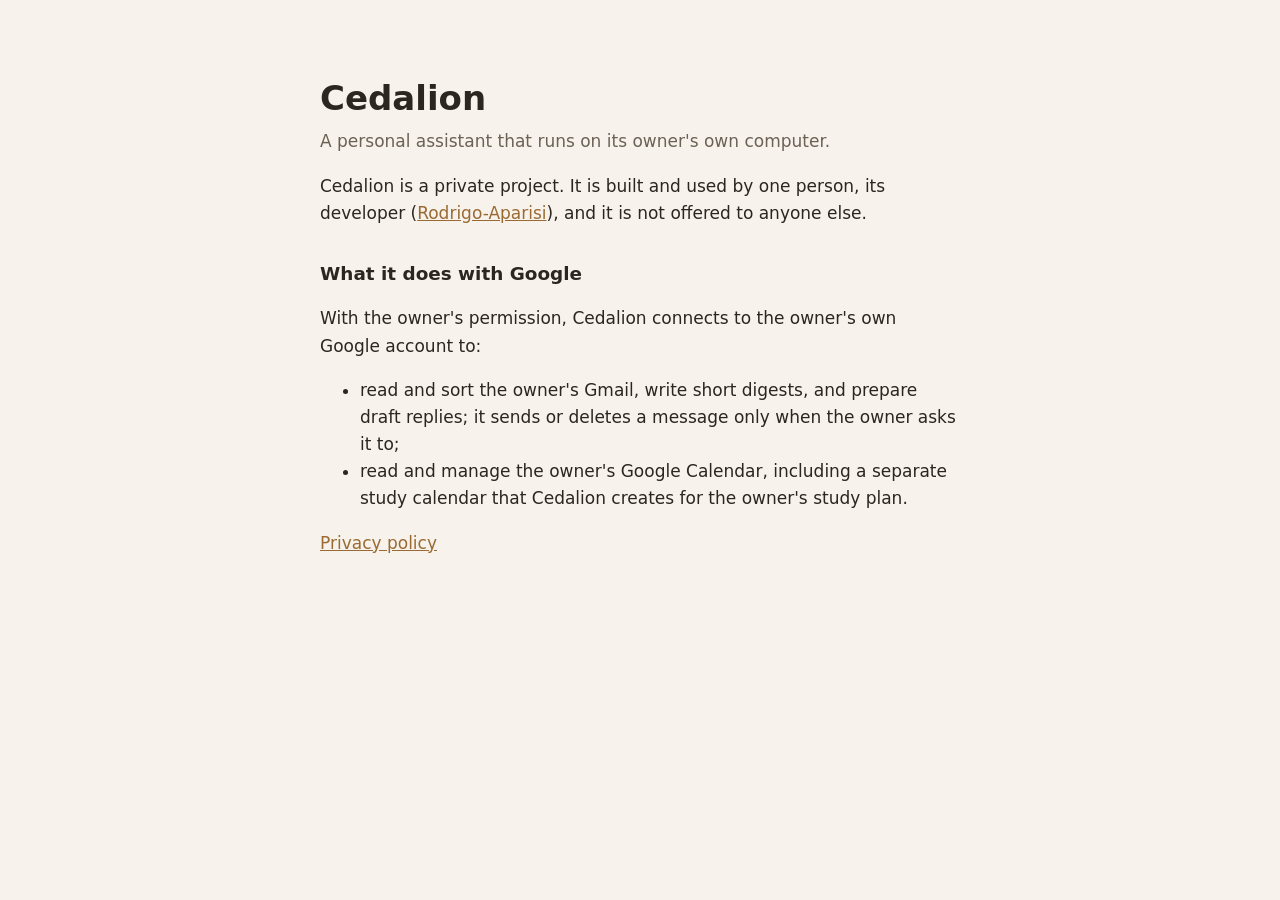
<file: index.html>
<!doctype html>
<html lang="en">
<head>
<meta charset="utf-8">
<meta name="viewport" content="width=device-width, initial-scale=1">
<title>Cedalion</title>
<link rel="stylesheet" href="style.css">
</head>
<body>
<main>
<h1>Cedalion</h1>
<p class="lead">A personal assistant that runs on its owner's own computer.</p>

<p>Cedalion is a private project. It is built and used by one person, its developer
(<a href="https://github.com/Rodrigo-Aparisi">Rodrigo-Aparisi</a>), and it is not offered to anyone else.</p>

<h2>What it does with Google</h2>
<p>With the owner's permission, Cedalion connects to the owner's own Google account to:</p>
<ul>
<li>read and sort the owner's Gmail, write short digests, and prepare draft replies; it sends or deletes a message only when the owner asks it to;</li>
<li>read and manage the owner's Google Calendar, including a separate study calendar that Cedalion creates for the owner's study plan.</li>
</ul>

<p><a href="privacy.html">Privacy policy</a></p>
</main>
</body>
</html>
</file>
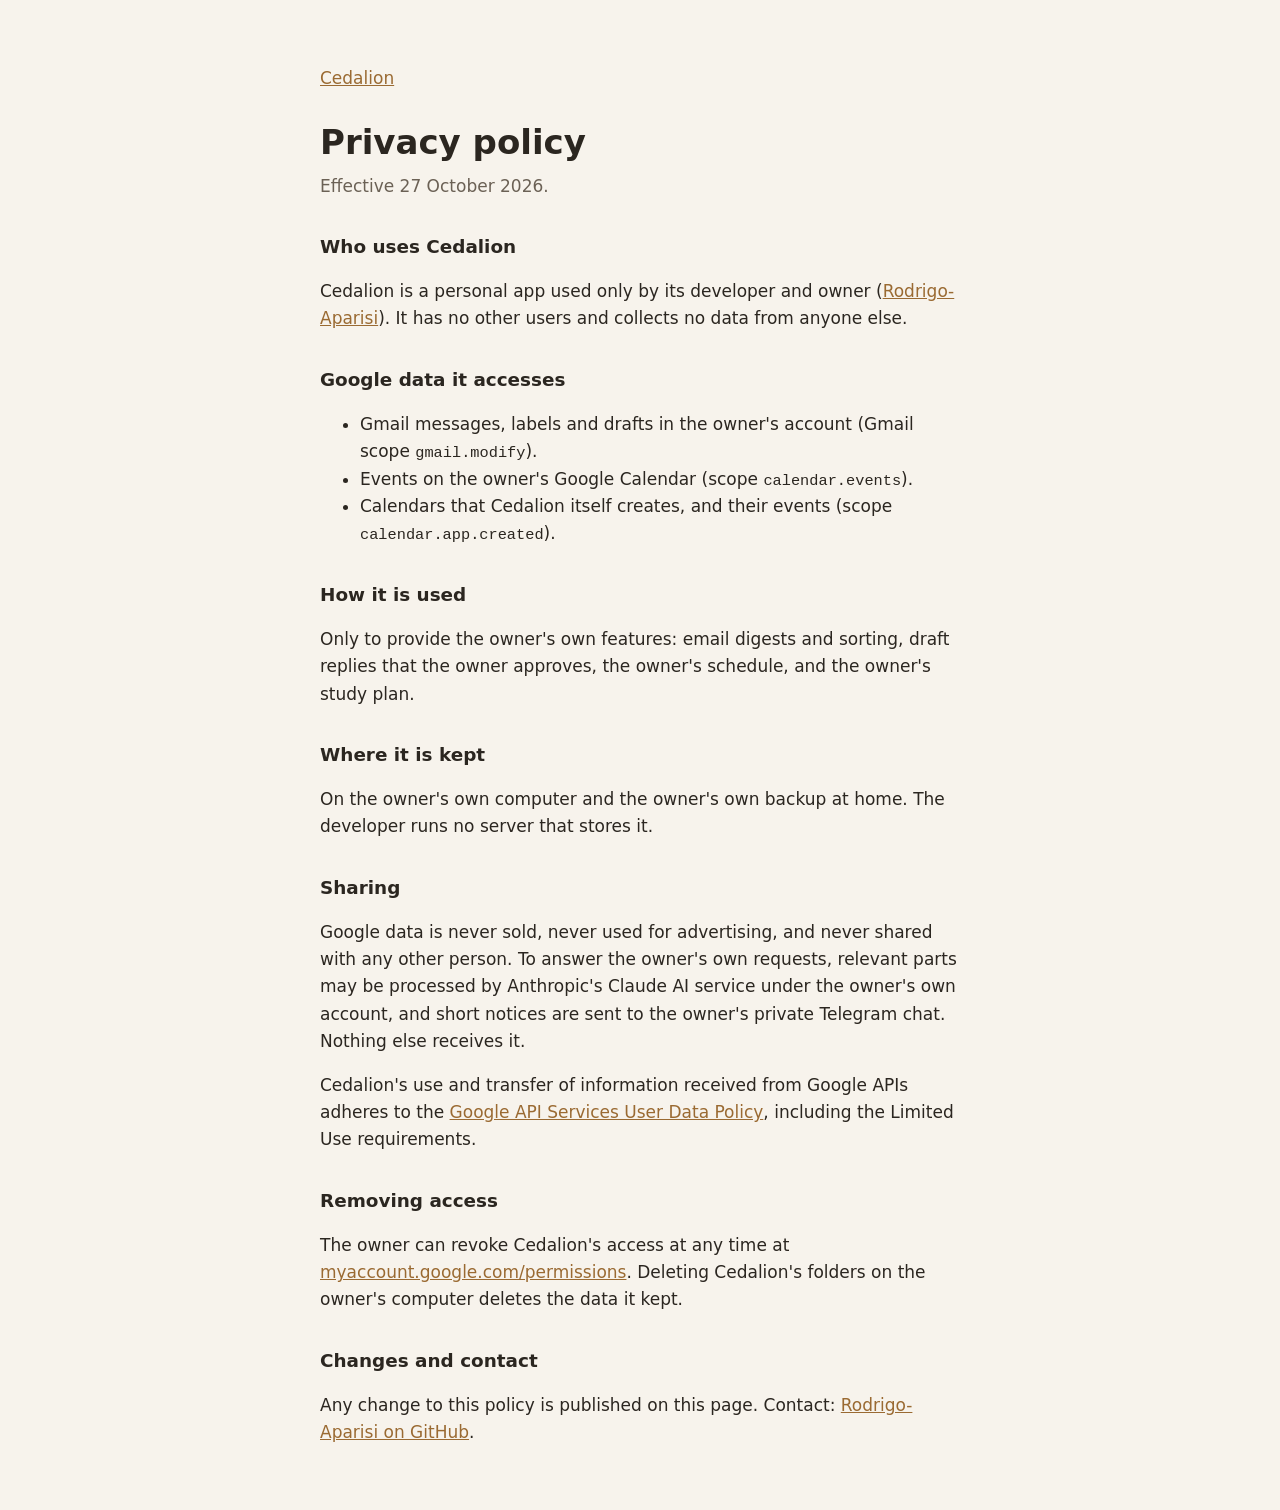
<file: privacy.html>
<!doctype html>
<html lang="en">
<head>
<meta charset="utf-8">
<meta name="viewport" content="width=device-width, initial-scale=1">
<title>Cedalion privacy policy</title>
<link rel="stylesheet" href="style.css">
</head>
<body>
<main>
<p><a href="index.html">Cedalion</a></p>
<h1>Privacy policy</h1>
<p class="lead">Effective 27 October 2026.</p>

<h2>Who uses Cedalion</h2>
<p>Cedalion is a personal app used only by its developer and owner
(<a href="https://github.com/Rodrigo-Aparisi">Rodrigo-Aparisi</a>). It has no other users and collects no data
from anyone else.</p>

<h2>Google data it accesses</h2>
<ul>
<li>Gmail messages, labels and drafts in the owner's account (Gmail scope <code>gmail.modify</code>).</li>
<li>Events on the owner's Google Calendar (scope <code>calendar.events</code>).</li>
<li>Calendars that Cedalion itself creates, and their events (scope <code>calendar.app.created</code>).</li>
</ul>

<h2>How it is used</h2>
<p>Only to provide the owner's own features: email digests and sorting, draft replies that the owner approves,
the owner's schedule, and the owner's study plan.</p>

<h2>Where it is kept</h2>
<p>On the owner's own computer and the owner's own backup at home. The developer runs no server that stores it.</p>

<h2>Sharing</h2>
<p>Google data is never sold, never used for advertising, and never shared with any other person. To answer the
owner's own requests, relevant parts may be processed by Anthropic's Claude AI service under the owner's own
account, and short notices are sent to the owner's private Telegram chat. Nothing else receives it.</p>
<p>Cedalion's use and transfer of information received from Google APIs adheres to the
<a href="https://developers.google.com/terms/api-services-user-data-policy">Google API Services User Data Policy</a>,
including the Limited Use requirements.</p>

<h2>Removing access</h2>
<p>The owner can revoke Cedalion's access at any time at
<a href="https://myaccount.google.com/permissions">myaccount.google.com/permissions</a>. Deleting Cedalion's folders
on the owner's computer deletes the data it kept.</p>

<h2>Changes and contact</h2>
<p>Any change to this policy is published on this page. Contact: <a href="https://github.com/Rodrigo-Aparisi">Rodrigo-Aparisi on GitHub</a>.</p>
</main>
</body>
</html>
</file>
<file: style.css>
:root {
  --bg: #f7f3ec;
  --fg: #2b2620;
  --muted: #6b6155;
  --accent: #9a6a32;
}
@media (prefers-color-scheme: dark) {
  :root {
    --bg: #1b1814;
    --fg: #e9e2d6;
    --muted: #a59a8a;
    --accent: #d39a55;
  }
}
body {
  margin: 0;
  background: var(--bg);
  color: var(--fg);
  font: 17px/1.6 system-ui, sans-serif;
}
main {
  max-width: 40rem;
  margin: 0 auto;
  padding: 3rem 1rem;
}
h1 { margin-bottom: 0.2rem; }
h2 { margin-top: 2rem; font-size: 1.15rem; }
.lead { color: var(--muted); margin-top: 0; }
a { color: var(--accent); }
code { font-size: 0.9em; }
</file>
